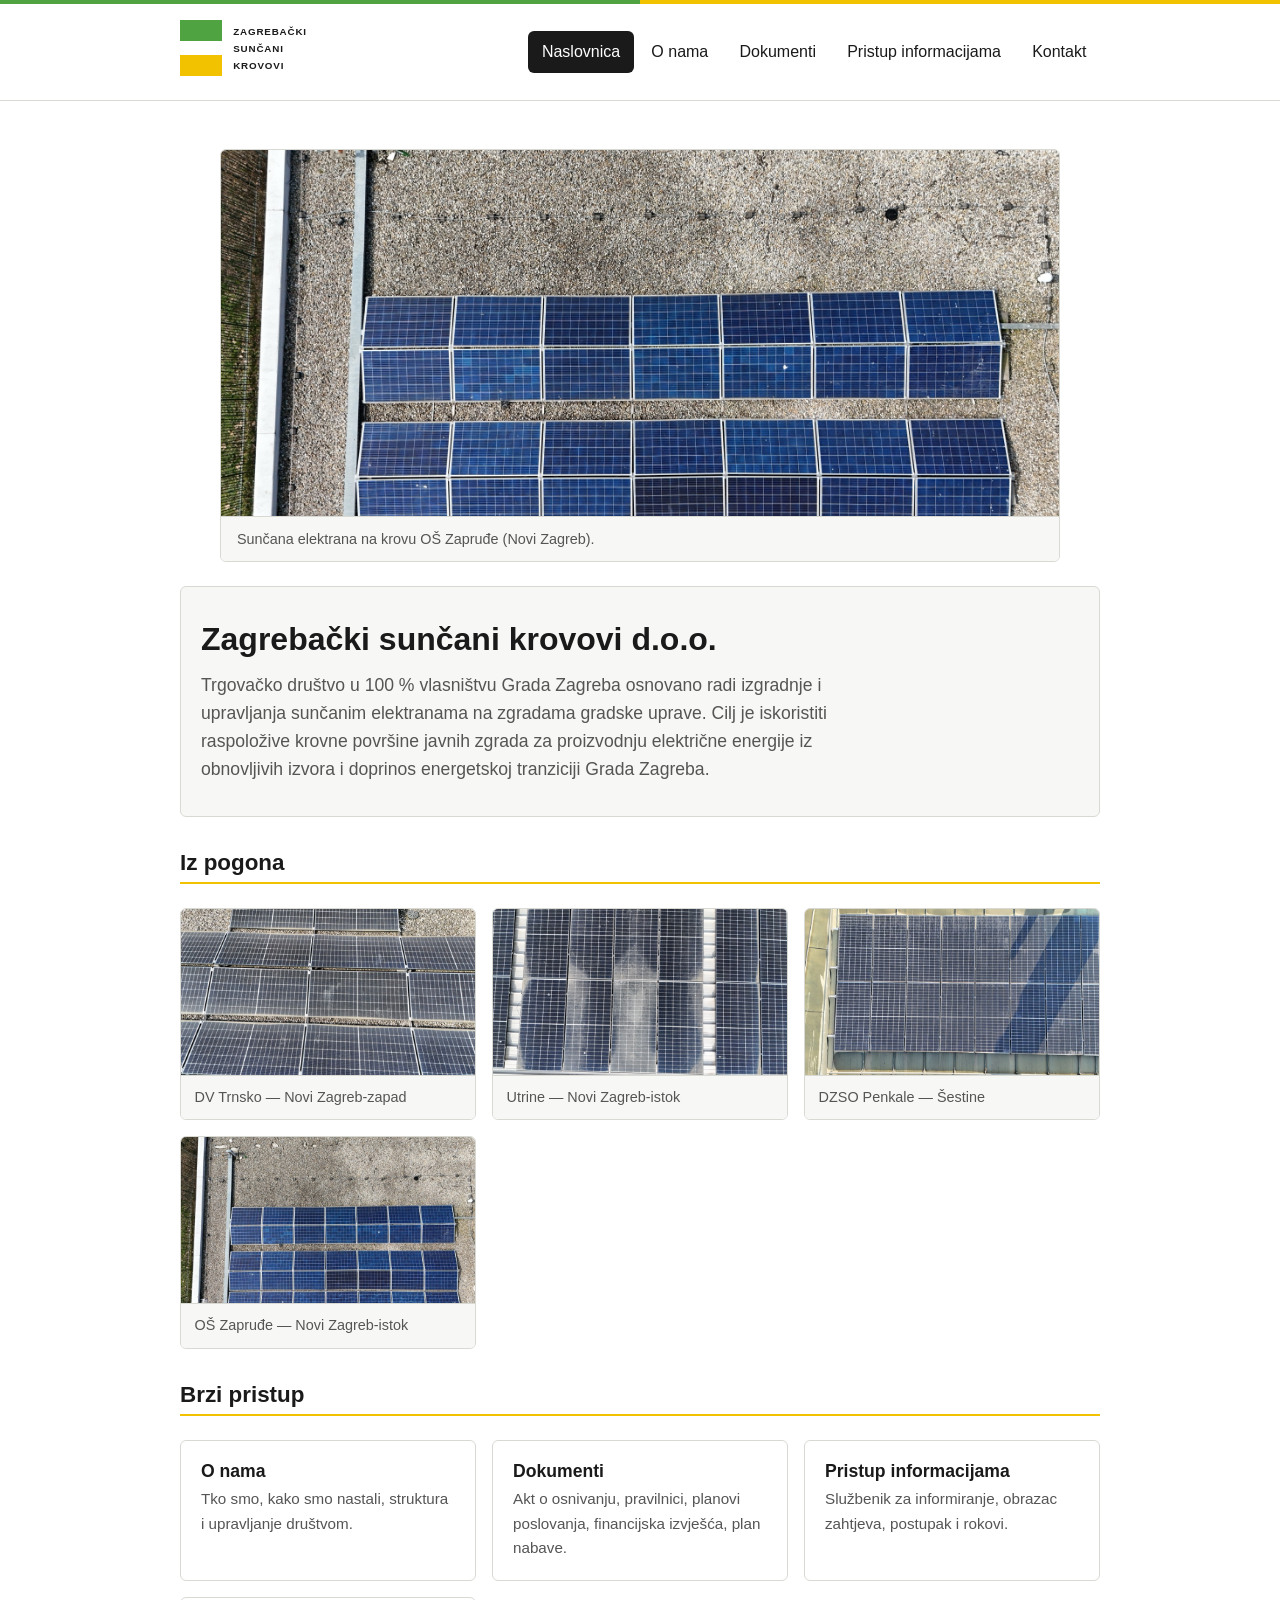
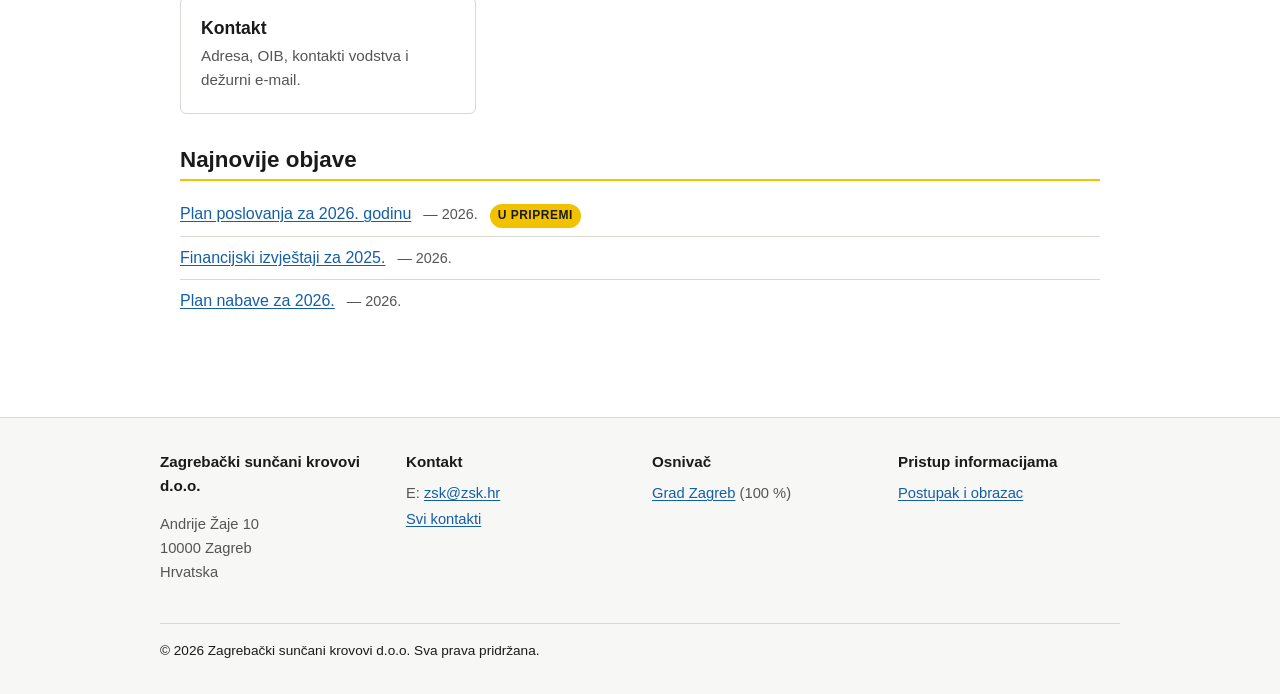
<file: index.html>
<!DOCTYPE html>
<html lang="hr">
<head>
  <meta charset="UTF-8">
  <meta name="viewport" content="width=device-width, initial-scale=1">
  <title>Zagrebački sunčani krovovi d.o.o.</title>
  <meta name="description" content="Zagrebački sunčani krovovi d.o.o. — trgovačko društvo u 100% vlasništvu Grada Zagreba. Izgradnja i upravljanje sunčanim elektranama na zgradama gradske uprave.">
  <meta name="robots" content="noindex, nofollow">
  <link rel="stylesheet" href="assets/css/style.css">
</head>
<body>
  <a href="#main" class="skip">Preskoči na glavni sadržaj</a>
  <div class="accent-stripe" aria-hidden="true"></div>

  <header class="site-header">
    <div class="inner">
      <div class="brand">
        <a href="index.html" aria-label="Naslovnica — Zagrebački sunčani krovovi">
          <img src="assets/img/logo.svg" alt="Zagrebački sunčani krovovi">
        </a>
      </div>
      <nav class="site-nav" aria-label="Glavna navigacija">
        <ul>
          <li><a href="index.html" aria-current="page">Naslovnica</a></li>
          <li><a href="o-nama.html">O nama</a></li>
          <li><a href="dokumenti.html">Dokumenti</a></li>
          <li><a href="pristup-informacijama.html">Pristup informacijama</a></li>
          <li><a href="kontakt.html">Kontakt</a></li>
        </ul>
      </nav>
    </div>
  </header>

  <main id="main">
    <figure class="hero-image">
      <img src="assets/img/photos/zaprudje-1920.jpg" alt="Sunčana elektrana na krovu OŠ Zapruđe — pogled iz zraka" loading="eager">
      <figcaption>Sunčana elektrana na krovu OŠ Zapruđe (Novi Zagreb).</figcaption>
    </figure>

    <section class="hero">
      <h1>Zagrebački sunčani krovovi d.o.o.</h1>
      <p>Trgovačko društvo u 100&nbsp;% vlasništvu Grada Zagreba osnovano radi izgradnje i upravljanja sunčanim elektranama na zgradama gradske uprave. Cilj je iskoristiti raspoložive krovne površine javnih zgrada za proizvodnju električne energije iz obnovljivih izvora i doprinos energetskoj tranziciji Grada Zagreba.</p>
    </section>

    <h2>Iz pogona</h2>
    <div class="gallery">
      <figure>
        <img src="assets/img/photos/trnsko-800.jpg" alt="Sunčana elektrana na krovu DV Trnsko" loading="lazy">
        <figcaption>DV Trnsko — Novi Zagreb-zapad</figcaption>
      </figure>
      <figure>
        <img src="assets/img/photos/utrine-800.jpg" alt="Sunčana elektrana — Utrine" loading="lazy">
        <figcaption>Utrine — Novi Zagreb-istok</figcaption>
      </figure>
      <figure>
        <img src="assets/img/photos/penkale-800.jpg" alt="Sunčana elektrana na krovu DZSO Penkale" loading="lazy">
        <figcaption>DZSO Penkale — Šestine</figcaption>
      </figure>
      <figure>
        <img src="assets/img/photos/zaprudje-800.jpg" alt="Sunčana elektrana na krovu OŠ Zapruđe" loading="lazy">
        <figcaption>OŠ Zapruđe — Novi Zagreb-istok</figcaption>
      </figure>
    </div>

    <h2>Brzi pristup</h2>
    <div class="tiles">
      <a class="tile" href="o-nama.html">
        <h3>O nama</h3>
        <p>Tko smo, kako smo nastali, struktura i upravljanje društvom.</p>
      </a>
      <a class="tile" href="dokumenti.html">
        <h3>Dokumenti</h3>
        <p>Akt o osnivanju, pravilnici, planovi poslovanja, financijska izvješća, plan nabave.</p>
      </a>
      <a class="tile" href="pristup-informacijama.html">
        <h3>Pristup informacijama</h3>
        <p>Službenik za informiranje, obrazac zahtjeva, postupak i rokovi.</p>
      </a>
      <a class="tile" href="kontakt.html">
        <h3>Kontakt</h3>
        <p>Adresa, OIB, kontakti vodstva i dežurni e-mail.</p>
      </a>
    </div>

    <h2>Najnovije objave</h2>
    <ul class="doc-list">
      <li><a href="dokumenti.html#planovi">Plan poslovanja za 2026. godinu</a> <span class="meta">— 2026.</span> <span class="pending">U PRIPREMI</span></li>
      <li><a href="dokumenti.html#financije">Financijski izvještaji za 2025.</a> <span class="meta">— 2026.</span></li>
      <li><a href="dokumenti.html#nabava">Plan nabave za 2026.</a> <span class="meta">— 2026.</span></li>
    </ul>
  </main>

  <footer class="site-footer">
    <div class="inner">
      <div>
        <h4>Zagrebački sunčani krovovi d.o.o.</h4>
        <p>Andrije Žaje 10<br>10000 Zagreb<br>Hrvatska</p>
      </div>
      <div>
        <h4>Kontakt</h4>
        <ul>
          <li>E: <a href="mailto:zsk@zsk.hr">zsk@zsk.hr</a></li>
          <li><a href="kontakt.html">Svi kontakti</a></li>
        </ul>
      </div>
      <div>
        <h4>Osnivač</h4>
        <ul>
          <li><a href="https://www.zagreb.hr" rel="external">Grad Zagreb</a> (100&nbsp;%)</li>
        </ul>
      </div>
      <div>
        <h4>Pristup informacijama</h4>
        <ul>
          <li><a href="pristup-informacijama.html">Postupak i obrazac</a></li>
        </ul>
      </div>
    </div>
    <p class="copy">© 2026 Zagrebački sunčani krovovi d.o.o. Sva prava pridržana.</p>
  </footer>
</body>
</html>
</file>
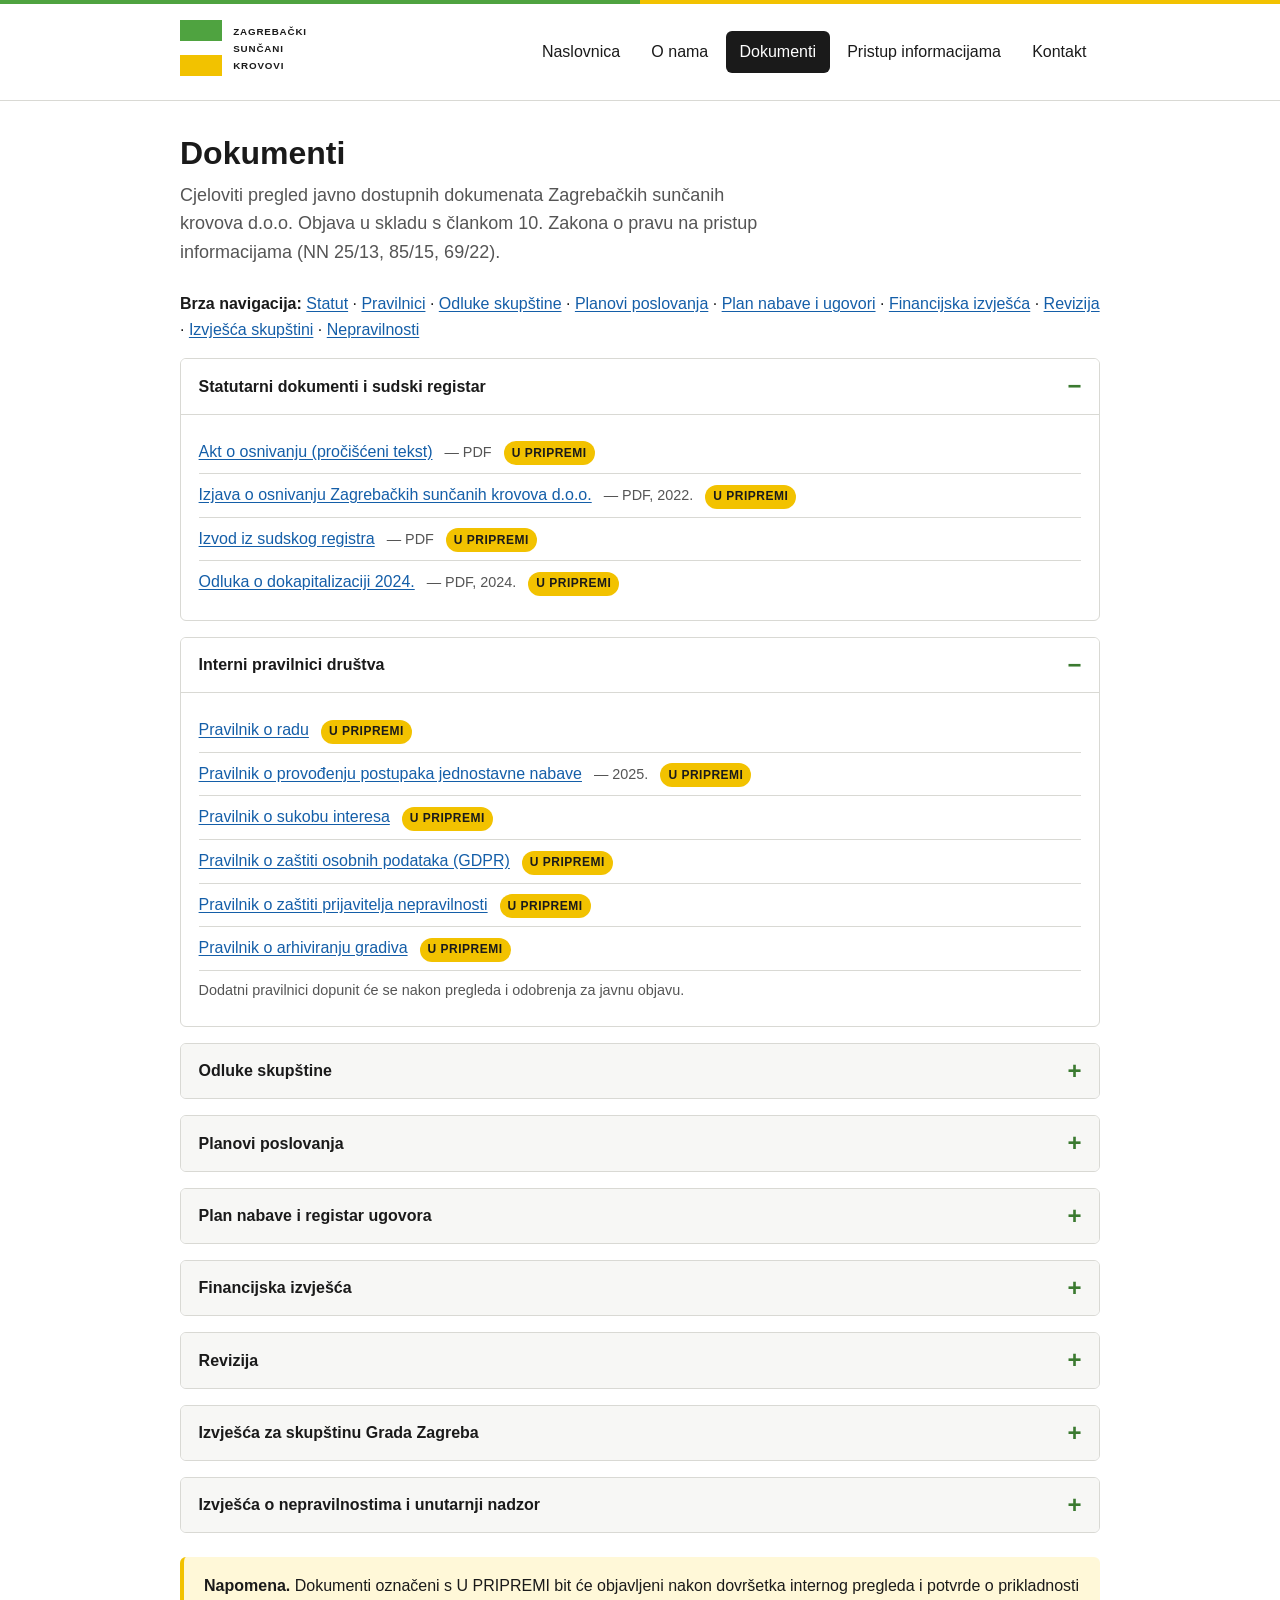
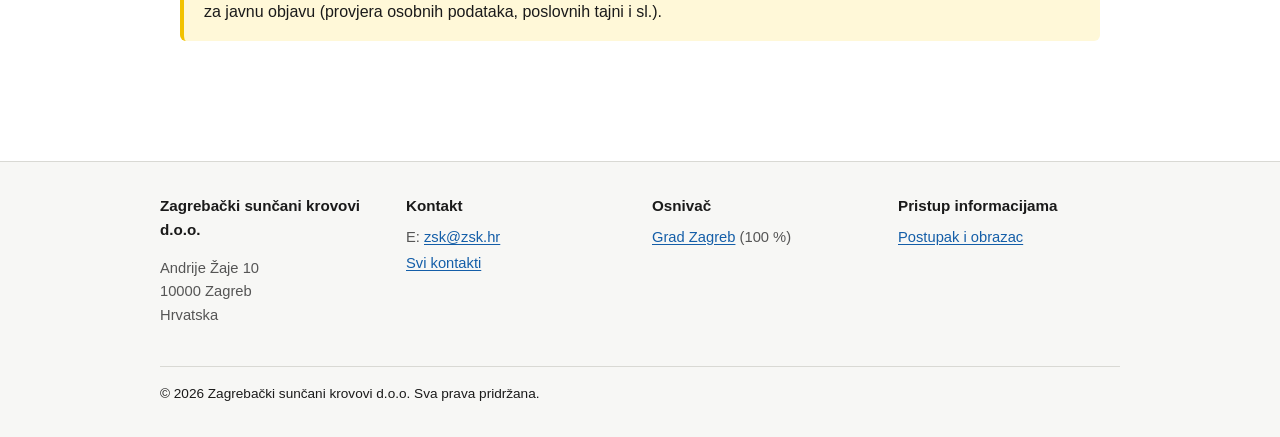
<file: dokumenti.html>
<!DOCTYPE html>
<html lang="hr">
<head>
  <meta charset="UTF-8">
  <meta name="viewport" content="width=device-width, initial-scale=1">
  <title>Dokumenti — Zagrebački sunčani krovovi d.o.o.</title>
  <meta name="description" content="Statutarni i regulatorni dokumenti, planovi poslovanja, financijska izvješća, plan nabave i registar ugovora ZSK d.o.o.">
  <meta name="robots" content="noindex, nofollow">
  <link rel="stylesheet" href="assets/css/style.css">
</head>
<body>
  <a href="#main" class="skip">Preskoči na glavni sadržaj</a>
  <div class="accent-stripe" aria-hidden="true"></div>

  <header class="site-header">
    <div class="inner">
      <div class="brand">
        <a href="index.html" aria-label="Naslovnica — Zagrebački sunčani krovovi">
          <img src="assets/img/logo.svg" alt="Zagrebački sunčani krovovi">
        </a>
      </div>
      <nav class="site-nav" aria-label="Glavna navigacija">
        <ul>
          <li><a href="index.html">Naslovnica</a></li>
          <li><a href="o-nama.html">O nama</a></li>
          <li><a href="dokumenti.html" aria-current="page">Dokumenti</a></li>
          <li><a href="pristup-informacijama.html">Pristup informacijama</a></li>
          <li><a href="kontakt.html">Kontakt</a></li>
        </ul>
      </nav>
    </div>
  </header>

  <main id="main">
    <h1>Dokumenti</h1>
    <p class="lead">Cjeloviti pregled javno dostupnih dokumenata Zagrebačkih sunčanih krovova d.o.o. Objava u skladu s člankom&nbsp;10. Zakona o pravu na pristup informacijama (NN&nbsp;25/13, 85/15, 69/22).</p>

    <p><strong>Brza navigacija:</strong>
      <a href="#osnivanje">Statut</a> ·
      <a href="#pravilnici">Pravilnici</a> ·
      <a href="#odluke">Odluke skupštine</a> ·
      <a href="#planovi">Planovi poslovanja</a> ·
      <a href="#nabava">Plan nabave i ugovori</a> ·
      <a href="#financije">Financijska izvješća</a> ·
      <a href="#revizija">Revizija</a> ·
      <a href="#skupstina">Izvješća skupštini</a> ·
      <a href="#nepravilnosti">Nepravilnosti</a>
    </p>

    <details class="doc-section" id="osnivanje" open>
      <summary>Statutarni dokumenti i sudski registar</summary>
      <div class="body">
        <ul class="doc-list">
          <li><a href="dokumenti/akt-o-osnivanju.pdf">Akt o osnivanju (pročišćeni tekst)</a> <span class="meta">— PDF</span> <span class="pending">U PRIPREMI</span></li>
          <li><a href="dokumenti/izjava-o-osnivanju.pdf">Izjava o osnivanju Zagrebačkih sunčanih krovova d.o.o.</a> <span class="meta">— PDF, 2022.</span> <span class="pending">U PRIPREMI</span></li>
          <li><a href="dokumenti/sudski-registar-izvod.pdf">Izvod iz sudskog registra</a> <span class="meta">— PDF</span> <span class="pending">U PRIPREMI</span></li>
          <li><a href="dokumenti/dokapitalizacija-2024.pdf">Odluka o dokapitalizaciji 2024.</a> <span class="meta">— PDF, 2024.</span> <span class="pending">U PRIPREMI</span></li>
        </ul>
      </div>
    </details>

    <details class="doc-section" id="pravilnici" open>
      <summary>Interni pravilnici društva</summary>
      <div class="body">
        <ul class="doc-list">
          <li><a href="dokumenti/pravilnik-o-radu.pdf">Pravilnik o radu</a> <span class="pending">U PRIPREMI</span></li>
          <li><a href="dokumenti/pravilnik-jednostavna-nabava.pdf">Pravilnik o provođenju postupaka jednostavne nabave</a> <span class="meta">— 2025.</span> <span class="pending">U PRIPREMI</span></li>
          <li><a href="dokumenti/pravilnik-sukob-interesa.pdf">Pravilnik o sukobu interesa</a> <span class="pending">U PRIPREMI</span></li>
          <li><a href="dokumenti/pravilnik-zastita-podataka.pdf">Pravilnik o zaštiti osobnih podataka (GDPR)</a> <span class="pending">U PRIPREMI</span></li>
          <li><a href="dokumenti/pravilnik-zastita-prijavitelja.pdf">Pravilnik o zaštiti prijavitelja nepravilnosti</a> <span class="pending">U PRIPREMI</span></li>
          <li><a href="dokumenti/pravilnik-arhiviranje.pdf">Pravilnik o arhiviranju gradiva</a> <span class="pending">U PRIPREMI</span></li>
          <li><span class="meta">Dodatni pravilnici dopunit će se nakon pregleda i odobrenja za javnu objavu.</span></li>
        </ul>
      </div>
    </details>

    <details class="doc-section" id="odluke">
      <summary>Odluke skupštine</summary>
      <div class="body">
        <p>Sjednice skupštine društva i pripadajuće odluke kronološkim redom.</p>
        <ul class="doc-list">
          <li><a href="dokumenti/odluke/zapisnik-skupstina-XXXX.pdf">Zapisnici sjednica skupštine</a> <span class="meta">— više dokumenata</span> <span class="pending">U PRIPREMI</span></li>
        </ul>
      </div>
    </details>

    <details class="doc-section" id="planovi">
      <summary>Planovi poslovanja</summary>
      <div class="body">
        <ul class="doc-list">
          <li><a href="dokumenti/plan-poslovanja-2026.pdf">Plan poslovanja za 2026. godinu</a> <span class="meta">— PDF</span> <span class="pending">U PRIPREMI</span></li>
          <li><a href="dokumenti/plan-poslovanja-2024.pdf">Plan poslovanja za 2024. godinu (s ispravkom)</a> <span class="meta">— PDF, 2024.</span> <span class="pending">U PRIPREMI</span></li>
          <li><a href="dokumenti/plan-poslovanja-2023.pdf">Plan poslovanja za 2023. godinu</a> <span class="meta">— PDF, 2023.</span> <span class="pending">U PRIPREMI</span></li>
          <li><a href="dokumenti/plan-rashoda-2026.xlsx">Plan rashoda za 2026.</a> <span class="meta">— XLSX</span> <span class="pending">U PRIPREMI</span></li>
        </ul>
      </div>
    </details>

    <details class="doc-section" id="nabava">
      <summary>Plan nabave i registar ugovora</summary>
      <div class="body">
        <p>Sukladno Zakonu o javnoj nabavi (NN&nbsp;120/16, 114/22), plan nabave i registar ugovora objavljuju se i u Elektroničkom oglasniku javne nabave.</p>
        <ul class="doc-list">
          <li><a href="dokumenti/plan-nabave-2026.pdf">Plan nabave za 2026. godinu</a> <span class="pending">U PRIPREMI</span></li>
          <li><a href="dokumenti/registar-ugovora-2025.pdf">Registar ugovora i okvirnih sporazuma za 2025.</a> <span class="pending">U PRIPREMI</span></li>
          <li><a href="https://eojn.nn.hr" rel="external">Elektronički oglasnik javne nabave (EOJN)</a> <span class="meta">— vanjska poveznica</span></li>
        </ul>
      </div>
    </details>

    <details class="doc-section" id="financije">
      <summary>Financijska izvješća</summary>
      <div class="body">
        <p>Godišnja financijska izvješća objavljuju se nakon usvajanja od strane skupštine društva i predaje FINA-i. Mjesečna izvješća dostupna su radi cjelovitog uvida u poslovanje.</p>
        <ul class="doc-list">
          <li><a href="dokumenti/fi-godisnje-2025.pdf">Godišnje financijsko izvješće za 2025.</a> <span class="pending">U PRIPREMI</span></li>
          <li><a href="dokumenti/fi-godisnje-2024.pdf">Godišnje financijsko izvješće za 2024.</a> <span class="pending">U PRIPREMI</span></li>
          <li><a href="dokumenti/fi-godisnje-2023.pdf">Godišnje financijsko izvješće za 2023.</a> <span class="pending">U PRIPREMI</span></li>
          <li><a href="dokumenti/fi-mjesecna-2025.pdf">Mjesečna financijska izvješća — 2025.</a> <span class="meta">— više dokumenata</span> <span class="pending">U PRIPREMI</span></li>
        </ul>
      </div>
    </details>

    <details class="doc-section" id="revizija">
      <summary>Revizija</summary>
      <div class="body">
        <ul class="doc-list">
          <li><a href="dokumenti/revizija-2025.pdf">Revizorsko izvješće za 2025.</a> <span class="pending">U PRIPREMI</span></li>
          <li><a href="dokumenti/revizija-2024.pdf">Revizorsko izvješće za 2024.</a> <span class="pending">U PRIPREMI</span></li>
        </ul>
      </div>
    </details>

    <details class="doc-section" id="skupstina">
      <summary>Izvješća za skupštinu Grada Zagreba</summary>
      <div class="body">
        <p>Godišnja i tematska izvješća o radu društva podnose se Gradskoj skupštini Grada Zagreba kao tijelu osnivača.</p>
        <ul class="doc-list">
          <li><a href="dokumenti/izvjesce-skupstina-gz-2025.pdf">Godišnji izvještaj za 2025. godinu</a> <span class="pending">U PRIPREMI</span></li>
        </ul>
      </div>
    </details>

    <details class="doc-section" id="nepravilnosti">
      <summary>Izvješća o nepravilnostima i unutarnji nadzor</summary>
      <div class="body">
        <p>U skladu sa Zakonom o zaštiti prijavitelja nepravilnosti (NN&nbsp;46/22) i Zakonom o sustavu unutarnjih kontrola u javnom sektoru.</p>
        <ul class="doc-list">
          <li><a href="dokumenti/izvjesce-nepravilnosti-2025.pdf">Godišnje izvješće o zaprimljenim prijavama nepravilnosti za 2025.</a> <span class="pending">U PRIPREMI</span></li>
          <li><a href="pristup-informacijama.html#prijava-nepravilnosti">Postupak prijave nepravilnosti</a></li>
        </ul>
      </div>
    </details>

    <div class="notice">
      <strong>Napomena.</strong> Dokumenti označeni s <span class="pending">U PRIPREMI</span> bit će objavljeni nakon dovršetka internog pregleda i potvrde o prikladnosti za javnu objavu (provjera osobnih podataka, poslovnih tajni i sl.).
    </div>
  </main>

  <footer class="site-footer">
    <div class="inner">
      <div>
        <h4>Zagrebački sunčani krovovi d.o.o.</h4>
        <p>Andrije Žaje 10<br>10000 Zagreb<br>Hrvatska</p>
      </div>
      <div>
        <h4>Kontakt</h4>
        <ul>
          <li>E: <a href="mailto:zsk@zsk.hr">zsk@zsk.hr</a></li>
          <li><a href="kontakt.html">Svi kontakti</a></li>
        </ul>
      </div>
      <div>
        <h4>Osnivač</h4>
        <ul>
          <li><a href="https://www.zagreb.hr" rel="external">Grad Zagreb</a> (100&nbsp;%)</li>
        </ul>
      </div>
      <div>
        <h4>Pristup informacijama</h4>
        <ul>
          <li><a href="pristup-informacijama.html">Postupak i obrazac</a></li>
        </ul>
      </div>
    </div>
    <p class="copy">© 2026 Zagrebački sunčani krovovi d.o.o. Sva prava pridržana.</p>
  </footer>
</body>
</html>
</file>
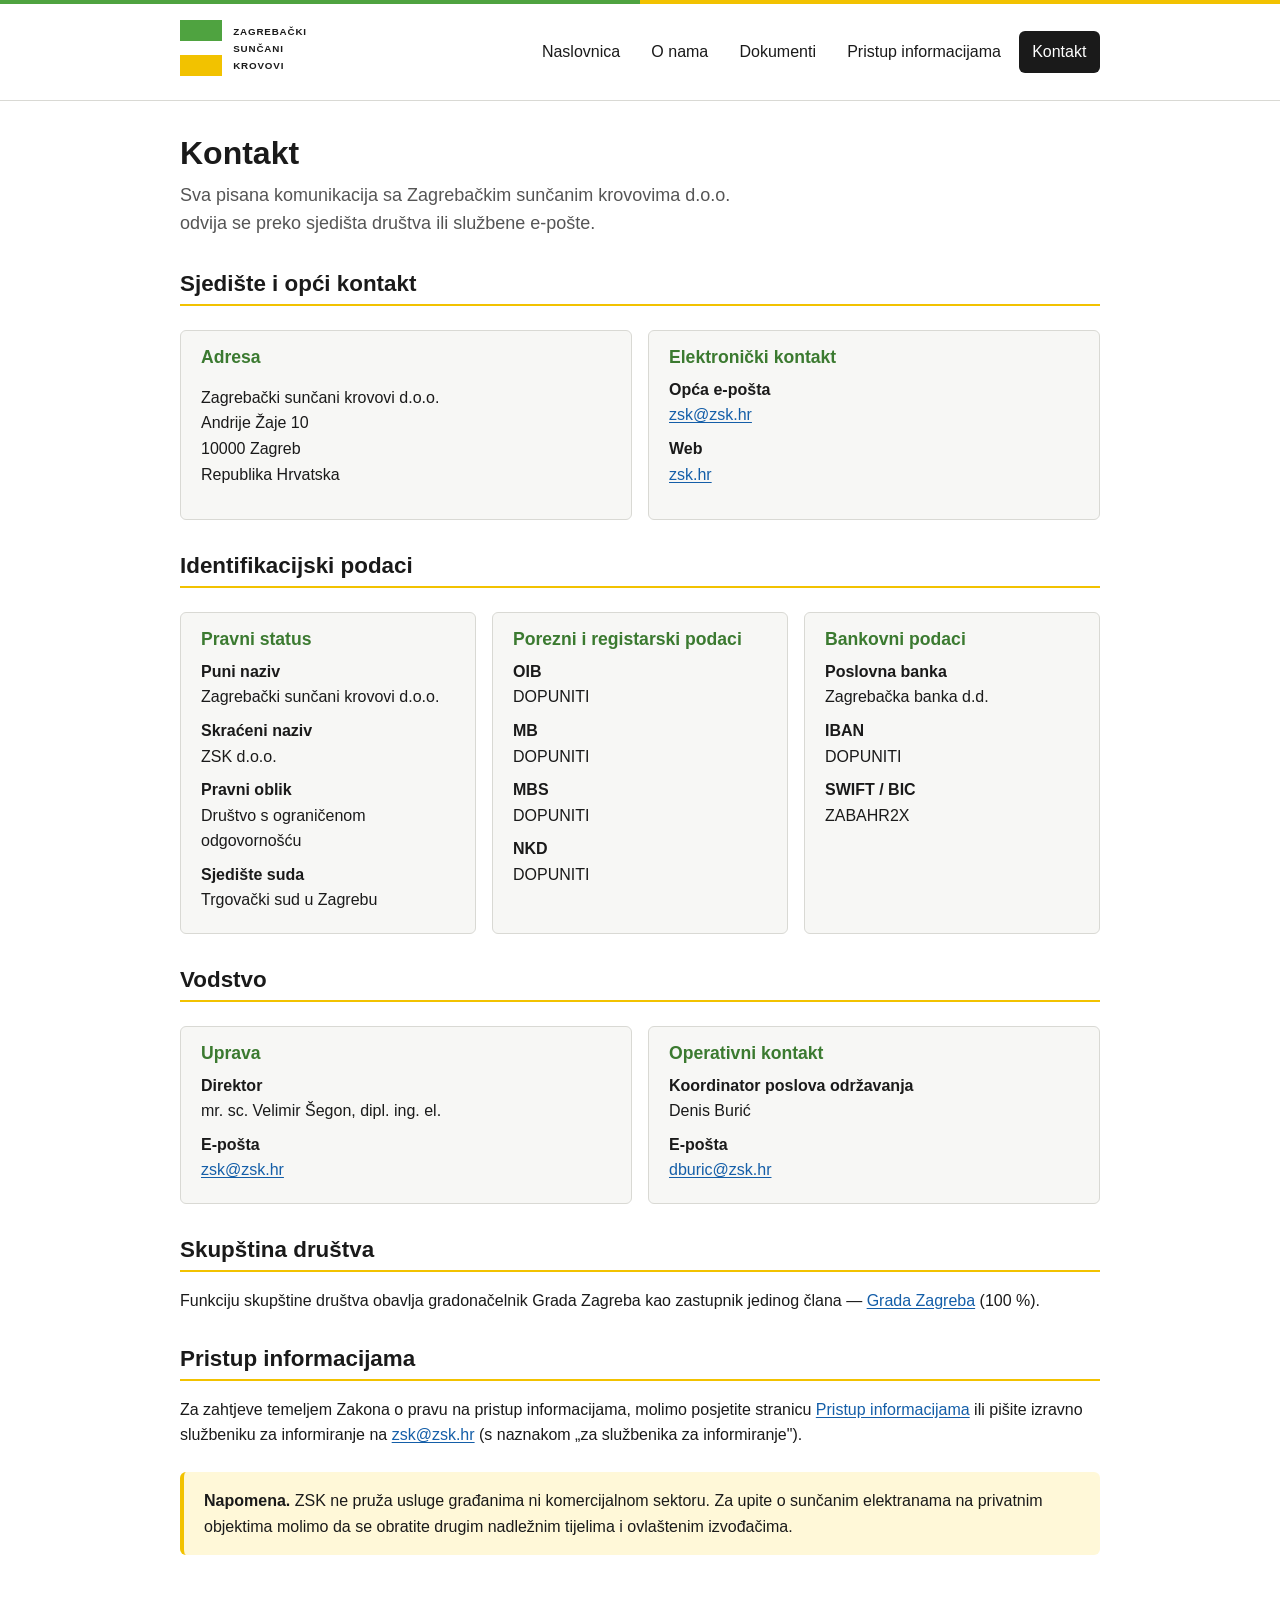
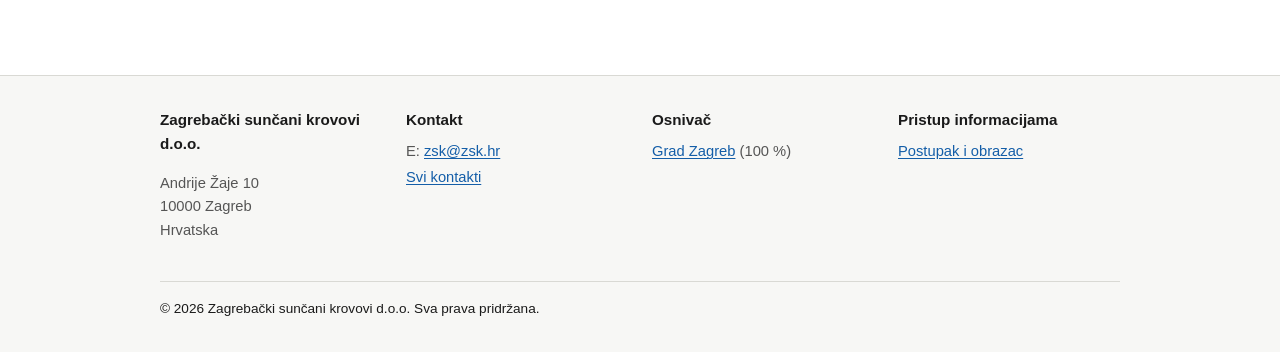
<file: kontakt.html>
<!DOCTYPE html>
<html lang="hr">
<head>
  <meta charset="UTF-8">
  <meta name="viewport" content="width=device-width, initial-scale=1">
  <title>Kontakt — Zagrebački sunčani krovovi d.o.o.</title>
  <meta name="description" content="Kontakt podaci, sjedište, OIB, IBAN i vodstvo Zagrebačkih sunčanih krovova d.o.o.">
  <meta name="robots" content="noindex, nofollow">
  <link rel="stylesheet" href="assets/css/style.css">
</head>
<body>
  <a href="#main" class="skip">Preskoči na glavni sadržaj</a>
  <div class="accent-stripe" aria-hidden="true"></div>

  <header class="site-header">
    <div class="inner">
      <div class="brand">
        <a href="index.html" aria-label="Naslovnica — Zagrebački sunčani krovovi">
          <img src="assets/img/logo.svg" alt="Zagrebački sunčani krovovi">
        </a>
      </div>
      <nav class="site-nav" aria-label="Glavna navigacija">
        <ul>
          <li><a href="index.html">Naslovnica</a></li>
          <li><a href="o-nama.html">O nama</a></li>
          <li><a href="dokumenti.html">Dokumenti</a></li>
          <li><a href="pristup-informacijama.html">Pristup informacijama</a></li>
          <li><a href="kontakt.html" aria-current="page">Kontakt</a></li>
        </ul>
      </nav>
    </div>
  </header>

  <main id="main">
    <h1>Kontakt</h1>
    <p class="lead">Sva pisana komunikacija sa Zagrebačkim sunčanim krovovima d.o.o. odvija se preko sjedišta društva ili službene e-pošte.</p>

    <h2>Sjedište i opći kontakt</h2>
    <div class="info-grid">
      <div class="info-block">
        <h3>Adresa</h3>
        <p>Zagrebački sunčani krovovi d.o.o.<br>
        Andrije Žaje 10<br>
        10000 Zagreb<br>
        Republika Hrvatska</p>
      </div>
      <div class="info-block">
        <h3>Elektronički kontakt</h3>
        <dl>
          <dt>Opća e-pošta</dt>
          <dd><a href="mailto:zsk@zsk.hr">zsk@zsk.hr</a></dd>
          <dt>Web</dt>
          <dd><a href="https://zsk.hr">zsk.hr</a></dd>
        </dl>
      </div>
    </div>

    <h2>Identifikacijski podaci</h2>
    <div class="info-grid">
      <div class="info-block">
        <h3>Pravni status</h3>
        <dl>
          <dt>Puni naziv</dt>
          <dd>Zagrebački sunčani krovovi d.o.o.</dd>
          <dt>Skraćeni naziv</dt>
          <dd>ZSK d.o.o.</dd>
          <dt>Pravni oblik</dt>
          <dd>Društvo s ograničenom odgovornošću</dd>
          <dt>Sjedište suda</dt>
          <dd>Trgovački sud u Zagrebu</dd>
        </dl>
      </div>
      <div class="info-block">
        <h3>Porezni i registarski podaci</h3>
        <dl>
          <dt>OIB</dt>
          <dd><span class="pending">DOPUNITI</span></dd>
          <dt>MB</dt>
          <dd><span class="pending">DOPUNITI</span></dd>
          <dt>MBS</dt>
          <dd><span class="pending">DOPUNITI</span></dd>
          <dt>NKD</dt>
          <dd><span class="pending">DOPUNITI</span></dd>
        </dl>
      </div>
      <div class="info-block">
        <h3>Bankovni podaci</h3>
        <dl>
          <dt>Poslovna banka</dt>
          <dd>Zagrebačka banka d.d.</dd>
          <dt>IBAN</dt>
          <dd><span class="pending">DOPUNITI</span></dd>
          <dt>SWIFT / BIC</dt>
          <dd>ZABAHR2X</dd>
        </dl>
      </div>
    </div>

    <h2>Vodstvo</h2>
    <div class="info-grid">
      <div class="info-block">
        <h3>Uprava</h3>
        <dl>
          <dt>Direktor</dt>
          <dd>mr.&nbsp;sc.&nbsp;Velimir Šegon, dipl.&nbsp;ing.&nbsp;el.</dd>
          <dt>E-pošta</dt>
          <dd><a href="mailto:zsk@zsk.hr">zsk@zsk.hr</a></dd>
        </dl>
      </div>
      <div class="info-block">
        <h3>Operativni kontakt</h3>
        <dl>
          <dt>Koordinator poslova održavanja</dt>
          <dd>Denis Burić</dd>
          <dt>E-pošta</dt>
          <dd><a href="mailto:dburic@zsk.hr">dburic@zsk.hr</a></dd>
        </dl>
      </div>
    </div>

    <h2>Skupština društva</h2>
    <p>Funkciju skupštine društva obavlja gradonačelnik Grada Zagreba kao zastupnik jedinog člana — <a href="https://www.zagreb.hr" rel="external">Grada Zagreba</a> (100&nbsp;%).</p>

    <h2>Pristup informacijama</h2>
    <p>Za zahtjeve temeljem Zakona o pravu na pristup informacijama, molimo posjetite stranicu <a href="pristup-informacijama.html">Pristup informacijama</a> ili pišite izravno službeniku za informiranje na <a href="mailto:zsk@zsk.hr">zsk@zsk.hr</a> (s naznakom „za službenika za informiranje").</p>

    <div class="notice">
      <strong>Napomena.</strong> ZSK ne pruža usluge građanima ni komercijalnom sektoru. Za upite o sunčanim elektranama na privatnim objektima molimo da se obratite drugim nadležnim tijelima i ovlaštenim izvođačima.
    </div>
  </main>

  <footer class="site-footer">
    <div class="inner">
      <div>
        <h4>Zagrebački sunčani krovovi d.o.o.</h4>
        <p>Andrije Žaje 10<br>10000 Zagreb<br>Hrvatska</p>
      </div>
      <div>
        <h4>Kontakt</h4>
        <ul>
          <li>E: <a href="mailto:zsk@zsk.hr">zsk@zsk.hr</a></li>
          <li><a href="kontakt.html">Svi kontakti</a></li>
        </ul>
      </div>
      <div>
        <h4>Osnivač</h4>
        <ul>
          <li><a href="https://www.zagreb.hr" rel="external">Grad Zagreb</a> (100&nbsp;%)</li>
        </ul>
      </div>
      <div>
        <h4>Pristup informacijama</h4>
        <ul>
          <li><a href="pristup-informacijama.html">Postupak i obrazac</a></li>
        </ul>
      </div>
    </div>
    <p class="copy">© 2026 Zagrebački sunčani krovovi d.o.o. Sva prava pridržana.</p>
  </footer>
</body>
</html>
</file>
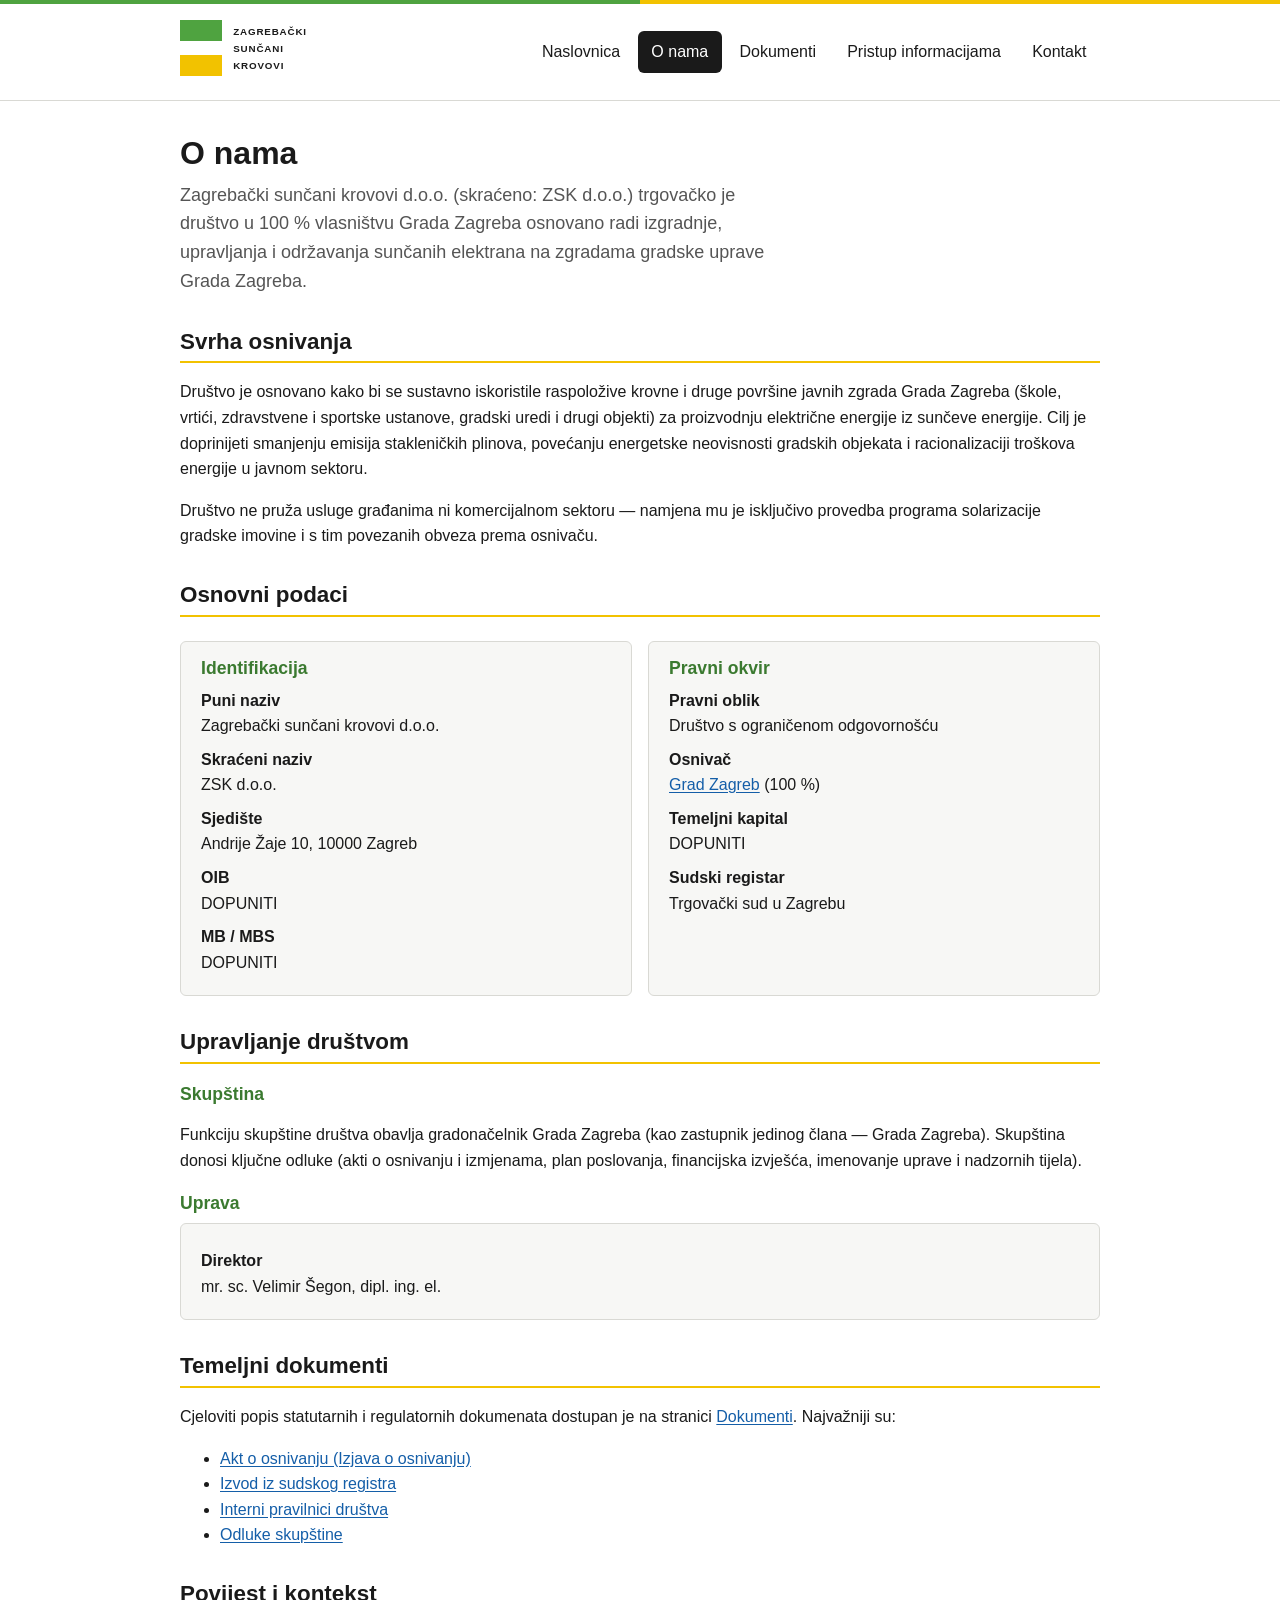
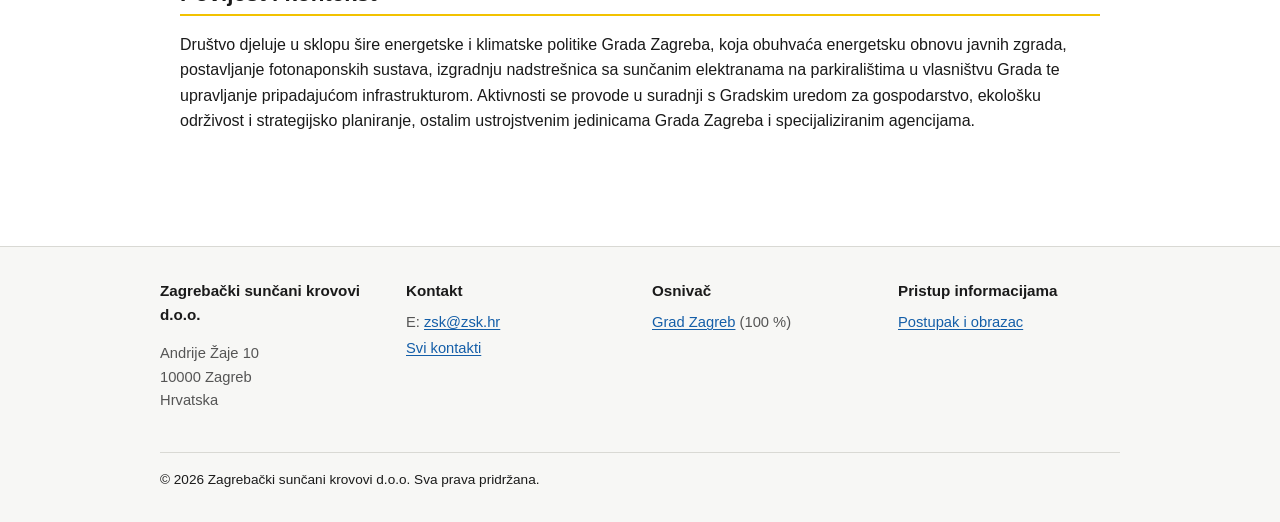
<file: o-nama.html>
<!DOCTYPE html>
<html lang="hr">
<head>
  <meta charset="UTF-8">
  <meta name="viewport" content="width=device-width, initial-scale=1">
  <title>O nama — Zagrebački sunčani krovovi d.o.o.</title>
  <meta name="description" content="O Zagrebačkim sunčanim krovovima d.o.o. — osnivanje, svrha, struktura i upravljanje.">
  <meta name="robots" content="noindex, nofollow">
  <link rel="stylesheet" href="assets/css/style.css">
</head>
<body>
  <a href="#main" class="skip">Preskoči na glavni sadržaj</a>
  <div class="accent-stripe" aria-hidden="true"></div>

  <header class="site-header">
    <div class="inner">
      <div class="brand">
        <a href="index.html" aria-label="Naslovnica — Zagrebački sunčani krovovi">
          <img src="assets/img/logo.svg" alt="Zagrebački sunčani krovovi">
        </a>
      </div>
      <nav class="site-nav" aria-label="Glavna navigacija">
        <ul>
          <li><a href="index.html">Naslovnica</a></li>
          <li><a href="o-nama.html" aria-current="page">O nama</a></li>
          <li><a href="dokumenti.html">Dokumenti</a></li>
          <li><a href="pristup-informacijama.html">Pristup informacijama</a></li>
          <li><a href="kontakt.html">Kontakt</a></li>
        </ul>
      </nav>
    </div>
  </header>

  <main id="main">
    <h1>O nama</h1>
    <p class="lead">Zagrebački sunčani krovovi d.o.o. (skraćeno: ZSK d.o.o.) trgovačko je društvo u 100&nbsp;% vlasništvu Grada Zagreba osnovano radi izgradnje, upravljanja i održavanja sunčanih elektrana na zgradama gradske uprave Grada Zagreba.</p>

    <h2>Svrha osnivanja</h2>
    <p>Društvo je osnovano kako bi se sustavno iskoristile raspoložive krovne i druge površine javnih zgrada Grada Zagreba (škole, vrtići, zdravstvene i sportske ustanove, gradski uredi i drugi objekti) za proizvodnju električne energije iz sunčeve energije. Cilj je doprinijeti smanjenju emisija stakleničkih plinova, povećanju energetske neovisnosti gradskih objekata i racionalizaciji troškova energije u javnom sektoru.</p>
    <p>Društvo ne pruža usluge građanima ni komercijalnom sektoru — namjena mu je isključivo provedba programa solarizacije gradske imovine i s tim povezanih obveza prema osnivaču.</p>

    <h2>Osnovni podaci</h2>
    <div class="info-grid">
      <div class="info-block">
        <h3>Identifikacija</h3>
        <dl>
          <dt>Puni naziv</dt>
          <dd>Zagrebački sunčani krovovi d.o.o.</dd>
          <dt>Skraćeni naziv</dt>
          <dd>ZSK d.o.o.</dd>
          <dt>Sjedište</dt>
          <dd>Andrije Žaje 10, 10000 Zagreb</dd>
          <dt>OIB</dt>
          <dd><span class="pending">DOPUNITI</span></dd>
          <dt>MB / MBS</dt>
          <dd><span class="pending">DOPUNITI</span></dd>
        </dl>
      </div>
      <div class="info-block">
        <h3>Pravni okvir</h3>
        <dl>
          <dt>Pravni oblik</dt>
          <dd>Društvo s ograničenom odgovornošću</dd>
          <dt>Osnivač</dt>
          <dd><a href="https://www.zagreb.hr" rel="external">Grad Zagreb</a> (100&nbsp;%)</dd>
          <dt>Temeljni kapital</dt>
          <dd><span class="pending">DOPUNITI</span></dd>
          <dt>Sudski registar</dt>
          <dd>Trgovački sud u Zagrebu</dd>
        </dl>
      </div>
    </div>

    <h2>Upravljanje društvom</h2>
    <h3>Skupština</h3>
    <p>Funkciju skupštine društva obavlja gradonačelnik Grada Zagreba (kao zastupnik jedinog člana — Grada Zagreba). Skupština donosi ključne odluke (akti o osnivanju i izmjenama, plan poslovanja, financijska izvješća, imenovanje uprave i nadzornih tijela).</p>

    <h3>Uprava</h3>
    <div class="info-block">
      <dl>
        <dt>Direktor</dt>
        <dd>mr.&nbsp;sc.&nbsp;Velimir Šegon, dipl.&nbsp;ing.&nbsp;el.</dd>
      </dl>
    </div>

    <h2>Temeljni dokumenti</h2>
    <p>Cjeloviti popis statutarnih i regulatornih dokumenata dostupan je na stranici <a href="dokumenti.html">Dokumenti</a>. Najvažniji su:</p>
    <ul>
      <li><a href="dokumenti.html#osnivanje">Akt o osnivanju (Izjava o osnivanju)</a></li>
      <li><a href="dokumenti.html#osnivanje">Izvod iz sudskog registra</a></li>
      <li><a href="dokumenti.html#pravilnici">Interni pravilnici društva</a></li>
      <li><a href="dokumenti.html#odluke">Odluke skupštine</a></li>
    </ul>

    <h2>Povijest i kontekst</h2>
    <p>Društvo djeluje u sklopu šire energetske i klimatske politike Grada Zagreba, koja obuhvaća energetsku obnovu javnih zgrada, postavljanje fotonaponskih sustava, izgradnju nadstrešnica sa sunčanim elektranama na parkiralištima u vlasništvu Grada te upravljanje pripadajućom infrastrukturom. Aktivnosti se provode u suradnji s Gradskim uredom za gospodarstvo, ekološku održivost i strategijsko planiranje, ostalim ustrojstvenim jedinicama Grada Zagreba i specijaliziranim agencijama.</p>
  </main>

  <footer class="site-footer">
    <div class="inner">
      <div>
        <h4>Zagrebački sunčani krovovi d.o.o.</h4>
        <p>Andrije Žaje 10<br>10000 Zagreb<br>Hrvatska</p>
      </div>
      <div>
        <h4>Kontakt</h4>
        <ul>
          <li>E: <a href="mailto:zsk@zsk.hr">zsk@zsk.hr</a></li>
          <li><a href="kontakt.html">Svi kontakti</a></li>
        </ul>
      </div>
      <div>
        <h4>Osnivač</h4>
        <ul>
          <li><a href="https://www.zagreb.hr" rel="external">Grad Zagreb</a> (100&nbsp;%)</li>
        </ul>
      </div>
      <div>
        <h4>Pristup informacijama</h4>
        <ul>
          <li><a href="pristup-informacijama.html">Postupak i obrazac</a></li>
        </ul>
      </div>
    </div>
    <p class="copy">© 2026 Zagrebački sunčani krovovi d.o.o. Sva prava pridržana.</p>
  </footer>
</body>
</html>
</file>
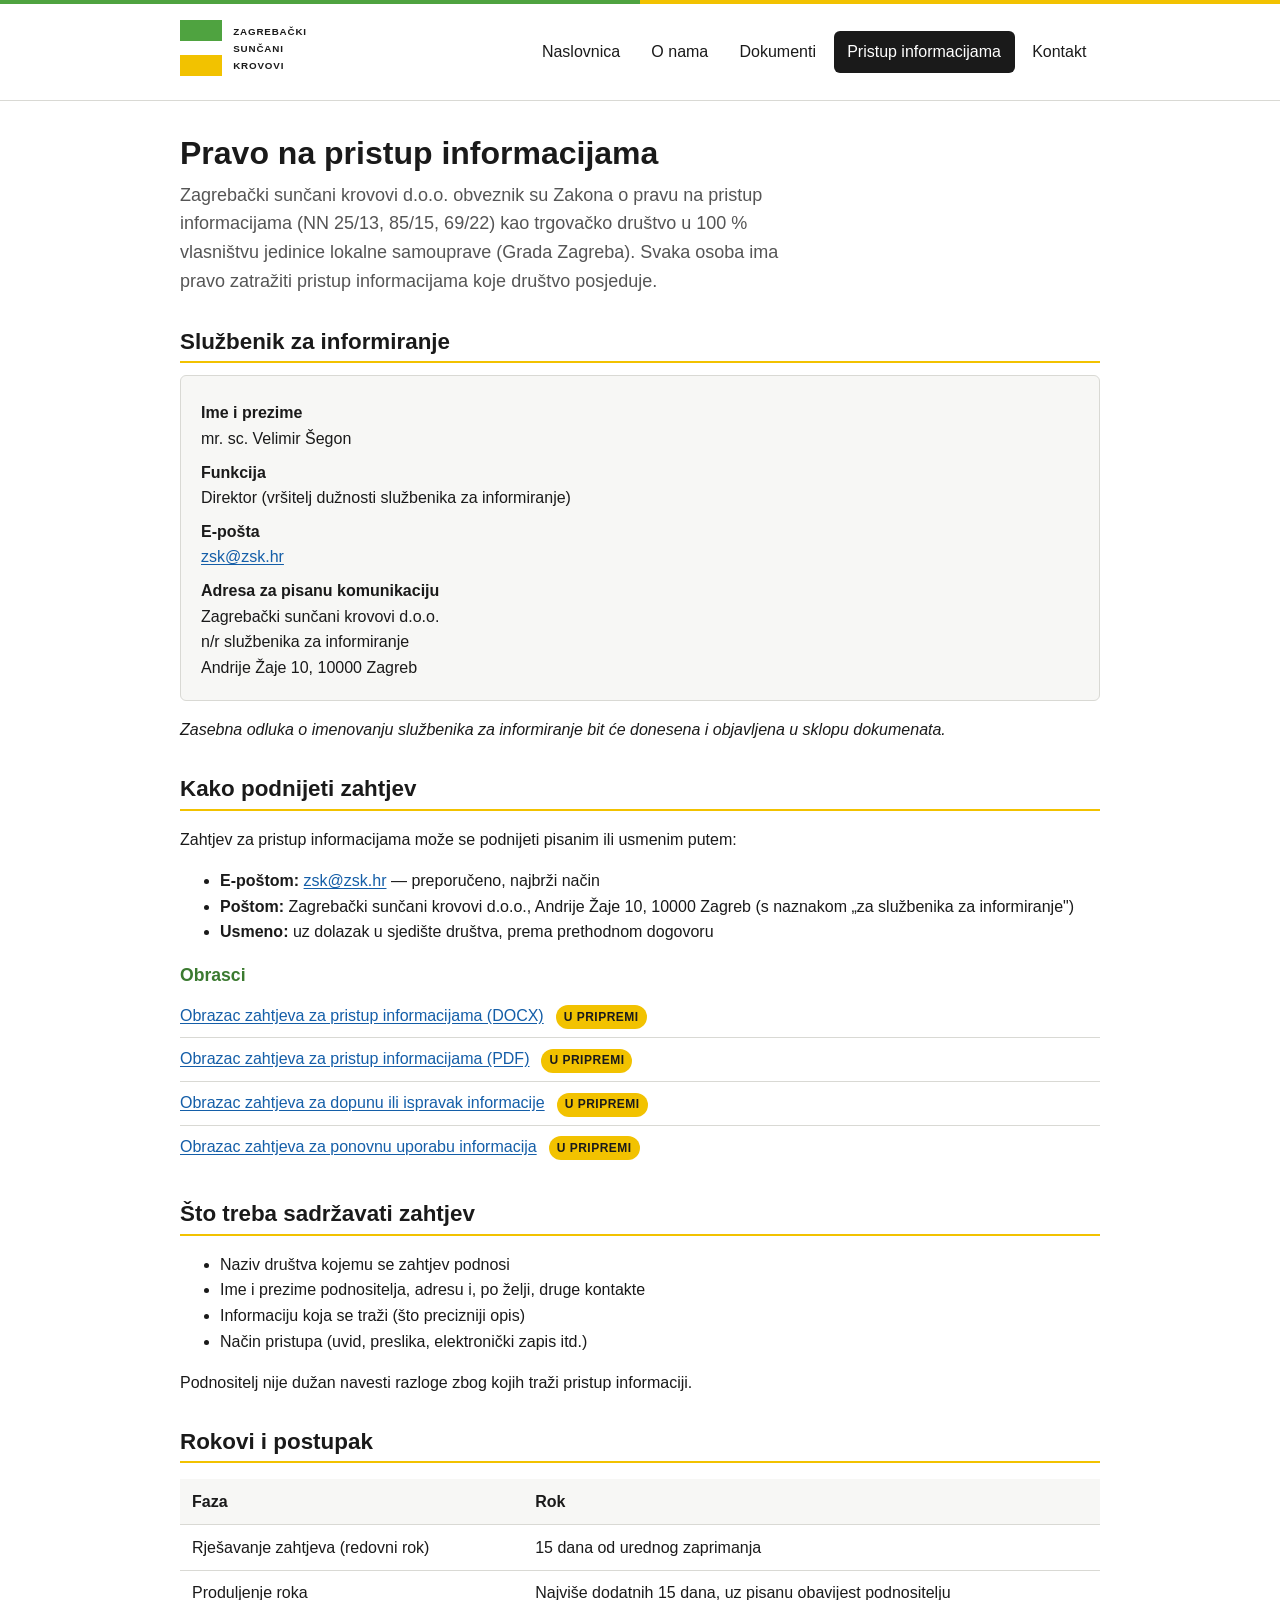
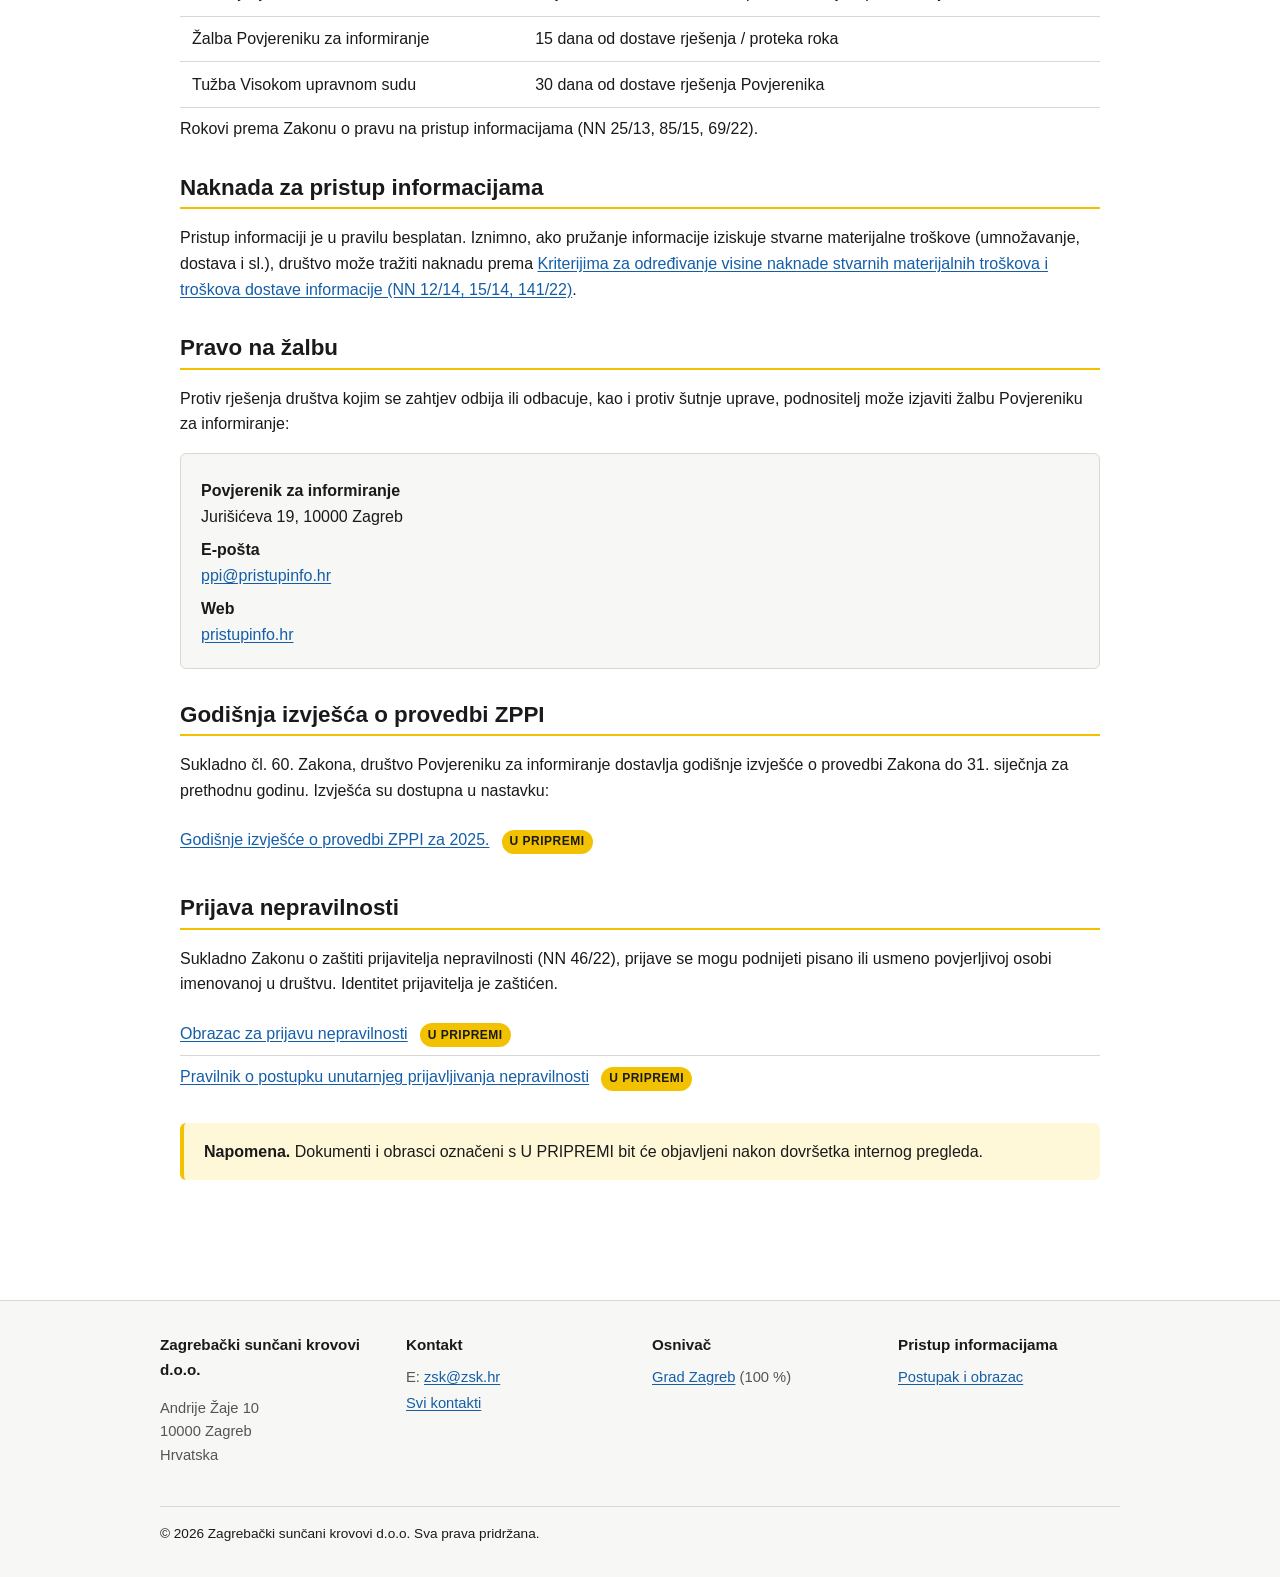
<file: pristup-informacijama.html>
<!DOCTYPE html>
<html lang="hr">
<head>
  <meta charset="UTF-8">
  <meta name="viewport" content="width=device-width, initial-scale=1">
  <title>Pristup informacijama — Zagrebački sunčani krovovi d.o.o.</title>
  <meta name="description" content="Pravo na pristup informacijama u Zagrebačkim sunčanim krovovima d.o.o.: službenik za informiranje, obrazac zahtjeva, postupak i rokovi.">
  <meta name="robots" content="noindex, nofollow">
  <link rel="stylesheet" href="assets/css/style.css">
</head>
<body>
  <a href="#main" class="skip">Preskoči na glavni sadržaj</a>
  <div class="accent-stripe" aria-hidden="true"></div>

  <header class="site-header">
    <div class="inner">
      <div class="brand">
        <a href="index.html" aria-label="Naslovnica — Zagrebački sunčani krovovi">
          <img src="assets/img/logo.svg" alt="Zagrebački sunčani krovovi">
        </a>
      </div>
      <nav class="site-nav" aria-label="Glavna navigacija">
        <ul>
          <li><a href="index.html">Naslovnica</a></li>
          <li><a href="o-nama.html">O nama</a></li>
          <li><a href="dokumenti.html">Dokumenti</a></li>
          <li><a href="pristup-informacijama.html" aria-current="page">Pristup informacijama</a></li>
          <li><a href="kontakt.html">Kontakt</a></li>
        </ul>
      </nav>
    </div>
  </header>

  <main id="main">
    <h1>Pravo na pristup informacijama</h1>
    <p class="lead">Zagrebački sunčani krovovi d.o.o. obveznik su Zakona o pravu na pristup informacijama (NN&nbsp;25/13, 85/15, 69/22) kao trgovačko društvo u 100&nbsp;% vlasništvu jedinice lokalne samouprave (Grada Zagreba). Svaka osoba ima pravo zatražiti pristup informacijama koje društvo posjeduje.</p>

    <h2>Službenik za informiranje</h2>
    <div class="info-block">
      <dl>
        <dt>Ime i prezime</dt>
        <dd>mr.&nbsp;sc.&nbsp;Velimir Šegon</dd>
        <dt>Funkcija</dt>
        <dd>Direktor (vršitelj dužnosti službenika za informiranje)</dd>
        <dt>E-pošta</dt>
        <dd><a href="mailto:zsk@zsk.hr">zsk@zsk.hr</a></dd>
        <dt>Adresa za pisanu komunikaciju</dt>
        <dd>Zagrebački sunčani krovovi d.o.o.<br>n/r službenika za informiranje<br>Andrije Žaje 10, 10000 Zagreb</dd>
      </dl>
    </div>
    <p class="meta"><em>Zasebna odluka o imenovanju službenika za informiranje bit će donesena i objavljena u sklopu dokumenata.</em></p>

    <h2>Kako podnijeti zahtjev</h2>
    <p>Zahtjev za pristup informacijama može se podnijeti pisanim ili usmenim putem:</p>
    <ul>
      <li><strong>E-poštom:</strong> <a href="mailto:zsk@zsk.hr">zsk@zsk.hr</a> — preporučeno, najbrži način</li>
      <li><strong>Poštom:</strong> Zagrebački sunčani krovovi d.o.o., Andrije Žaje 10, 10000 Zagreb (s naznakom „za službenika za informiranje")</li>
      <li><strong>Usmeno:</strong> uz dolazak u sjedište društva, prema prethodnom dogovoru</li>
    </ul>

    <h3>Obrasci</h3>
    <ul class="doc-list">
      <li><a href="dokumenti/obrazac-zahtjev-pristup-informacijama.docx">Obrazac zahtjeva za pristup informacijama (DOCX)</a> <span class="pending">U PRIPREMI</span></li>
      <li><a href="dokumenti/obrazac-zahtjev-pristup-informacijama.pdf">Obrazac zahtjeva za pristup informacijama (PDF)</a> <span class="pending">U PRIPREMI</span></li>
      <li><a href="dokumenti/obrazac-zahtjev-dopuna-informacije.pdf">Obrazac zahtjeva za dopunu ili ispravak informacije</a> <span class="pending">U PRIPREMI</span></li>
      <li><a href="dokumenti/obrazac-zahtjev-ponovna-uporaba.pdf">Obrazac zahtjeva za ponovnu uporabu informacija</a> <span class="pending">U PRIPREMI</span></li>
    </ul>

    <h2>Što treba sadržavati zahtjev</h2>
    <ul>
      <li>Naziv društva kojemu se zahtjev podnosi</li>
      <li>Ime i prezime podnositelja, adresu i, po želji, druge kontakte</li>
      <li>Informaciju koja se traži (što precizniji opis)</li>
      <li>Način pristupa (uvid, preslika, elektronički zapis itd.)</li>
    </ul>
    <p class="meta">Podnositelj nije dužan navesti razloge zbog kojih traži pristup informaciji.</p>

    <h2>Rokovi i postupak</h2>
    <table>
      <caption class="meta" style="caption-side:bottom; text-align:left; padding-top:.5rem;">Rokovi prema Zakonu o pravu na pristup informacijama (NN 25/13, 85/15, 69/22).</caption>
      <thead>
        <tr><th>Faza</th><th>Rok</th></tr>
      </thead>
      <tbody>
        <tr><td>Rješavanje zahtjeva (redovni rok)</td><td>15 dana od urednog zaprimanja</td></tr>
        <tr><td>Produljenje roka</td><td>Najviše dodatnih 15 dana, uz pisanu obavijest podnositelju</td></tr>
        <tr><td>Žalba Povjereniku za informiranje</td><td>15 dana od dostave rješenja / proteka roka</td></tr>
        <tr><td>Tužba Visokom upravnom sudu</td><td>30 dana od dostave rješenja Povjerenika</td></tr>
      </tbody>
    </table>

    <h2>Naknada za pristup informacijama</h2>
    <p>Pristup informaciji je u pravilu besplatan. Iznimno, ako pružanje informacije iziskuje stvarne materijalne troškove (umnožavanje, dostava i sl.), društvo može tražiti naknadu prema <a href="https://narodne-novine.nn.hr/clanci/sluzbeni/2014_01_12_231.html" rel="external">Kriterijima za određivanje visine naknade stvarnih materijalnih troškova i troškova dostave informacije (NN&nbsp;12/14, 15/14, 141/22)</a>.</p>

    <h2>Pravo na žalbu</h2>
    <p>Protiv rješenja društva kojim se zahtjev odbija ili odbacuje, kao i protiv šutnje uprave, podnositelj može izjaviti žalbu Povjereniku za informiranje:</p>
    <div class="info-block">
      <dl>
        <dt>Povjerenik za informiranje</dt>
        <dd>Jurišićeva 19, 10000 Zagreb</dd>
        <dt>E-pošta</dt>
        <dd><a href="mailto:ppi@pristupinfo.hr">ppi@pristupinfo.hr</a></dd>
        <dt>Web</dt>
        <dd><a href="https://pristupinfo.hr" rel="external">pristupinfo.hr</a></dd>
      </dl>
    </div>

    <h2>Godišnja izvješća o provedbi ZPPI</h2>
    <p>Sukladno čl.&nbsp;60. Zakona, društvo Povjereniku za informiranje dostavlja godišnje izvješće o provedbi Zakona do 31.&nbsp;siječnja za prethodnu godinu. Izvješća su dostupna u nastavku:</p>
    <ul class="doc-list">
      <li><a href="dokumenti/zppi-izvjesce-2025.pdf">Godišnje izvješće o provedbi ZPPI za 2025.</a> <span class="pending">U PRIPREMI</span></li>
    </ul>

    <h2 id="prijava-nepravilnosti">Prijava nepravilnosti</h2>
    <p>Sukladno Zakonu o zaštiti prijavitelja nepravilnosti (NN&nbsp;46/22), prijave se mogu podnijeti pisano ili usmeno povjerljivoj osobi imenovanoj u društvu. Identitet prijavitelja je zaštićen.</p>
    <ul class="doc-list">
      <li><a href="dokumenti/prijava-nepravilnosti-obrazac.pdf">Obrazac za prijavu nepravilnosti</a> <span class="pending">U PRIPREMI</span></li>
      <li><a href="dokumenti/pravilnik-zastita-prijavitelja.pdf">Pravilnik o postupku unutarnjeg prijavljivanja nepravilnosti</a> <span class="pending">U PRIPREMI</span></li>
    </ul>

    <div class="notice">
      <strong>Napomena.</strong> Dokumenti i obrasci označeni s <span class="pending">U PRIPREMI</span> bit će objavljeni nakon dovršetka internog pregleda.
    </div>
  </main>

  <footer class="site-footer">
    <div class="inner">
      <div>
        <h4>Zagrebački sunčani krovovi d.o.o.</h4>
        <p>Andrije Žaje 10<br>10000 Zagreb<br>Hrvatska</p>
      </div>
      <div>
        <h4>Kontakt</h4>
        <ul>
          <li>E: <a href="mailto:zsk@zsk.hr">zsk@zsk.hr</a></li>
          <li><a href="kontakt.html">Svi kontakti</a></li>
        </ul>
      </div>
      <div>
        <h4>Osnivač</h4>
        <ul>
          <li><a href="https://www.zagreb.hr" rel="external">Grad Zagreb</a> (100&nbsp;%)</li>
        </ul>
      </div>
      <div>
        <h4>Pristup informacijama</h4>
        <ul>
          <li><a href="pristup-informacijama.html">Postupak i obrazac</a></li>
        </ul>
      </div>
    </div>
    <p class="copy">© 2026 Zagrebački sunčani krovovi d.o.o. Sva prava pridržana.</p>
  </footer>
</body>
</html>
</file>
<file: assets/css/style.css>
/* ZSK web — minimal style
   Boje preuzete iz logotipa (zelena + žuta).
   Cilj: čistoća, čitljivost, WCAG 2.1 AA kontrast. */

:root {
  --zsk-yellow: #F2C200;
  --zsk-yellow-dark: #C99E00;
  --zsk-green: #4FA340;
  --zsk-green-dark: #3B7A30;
  --text: #1a1a1a;
  --text-muted: #555;
  --link: #145ea8;
  --link-hover: #0d4378;
  --bg: #ffffff;
  --surface: #f7f7f5;
  --border: #d9d9d4;
  --shadow: 0 1px 3px rgba(0,0,0,0.06);
  --radius: 6px;
  --maxw: 960px;
  --gutter: 1.25rem;
  --line: 1.6;
}

* { box-sizing: border-box; }

html { -webkit-text-size-adjust: 100%; }

body {
  margin: 0;
  font-family: -apple-system, BlinkMacSystemFont, "Segoe UI", Roboto, "Helvetica Neue", Arial, sans-serif;
  font-size: 16px;
  line-height: var(--line);
  color: var(--text);
  background: var(--bg);
}

a { color: var(--link); text-decoration: underline; text-underline-offset: 2px; }
a:hover, a:focus { color: var(--link-hover); }
a:focus-visible { outline: 3px solid var(--zsk-yellow); outline-offset: 2px; border-radius: 2px; }

img, svg { max-width: 100%; height: auto; }

/* Skip link */
.skip {
  position: absolute; left: -9999px; top: 0;
  background: var(--text); color: #fff;
  padding: .5rem 1rem; z-index: 100;
}
.skip:focus { left: 1rem; top: 1rem; }

/* Header */
.site-header {
  border-bottom: 1px solid var(--border);
  background: #fff;
}
.site-header .inner {
  max-width: var(--maxw);
  margin: 0 auto;
  padding: 1rem var(--gutter);
  display: flex; align-items: center; justify-content: space-between; gap: 1rem;
  flex-wrap: wrap;
}
.site-header .brand img { height: 56px; display: block; }
.site-header .brand a { display: inline-block; }

/* Top accent stripe */
.accent-stripe {
  height: 4px;
  background: linear-gradient(90deg, var(--zsk-green) 0%, var(--zsk-green) 50%, var(--zsk-yellow) 50%, var(--zsk-yellow) 100%);
}

/* Nav */
.site-nav ul {
  list-style: none; margin: 0; padding: 0;
  display: flex; gap: .25rem; flex-wrap: wrap;
}
.site-nav a {
  display: inline-block;
  padding: .5rem .85rem;
  color: var(--text);
  text-decoration: none;
  border-radius: var(--radius);
  font-weight: 500;
}
.site-nav a:hover, .site-nav a:focus { background: var(--surface); }
.site-nav a[aria-current="page"] {
  background: var(--text);
  color: #fff;
}

/* Main */
main { max-width: var(--maxw); margin: 0 auto; padding: 2rem var(--gutter) 3rem; }

h1, h2, h3 { line-height: 1.25; }
h1 { font-size: 2rem; margin: 0 0 .5rem; }
h2 { font-size: 1.4rem; margin: 2rem 0 .75rem; padding-bottom: .35rem; border-bottom: 2px solid var(--zsk-yellow); }
h3 { font-size: 1.1rem; margin: 1.25rem 0 .5rem; color: var(--zsk-green-dark); }

.lead { font-size: 1.125rem; color: var(--text-muted); margin: 0 0 1.5rem; max-width: 60ch; }

/* Hero — only on homepage */
.hero {
  background: var(--surface);
  border: 1px solid var(--border);
  border-radius: var(--radius);
  padding: 2rem var(--gutter);
  margin-bottom: 2rem;
}
.hero h1 { margin-bottom: .75rem; }
.hero p { margin: 0; max-width: 65ch; color: var(--text-muted); font-size: 1.1rem; }

/* Hero image (banner above hero block) */
.hero-image {
  margin-bottom: 1.5rem;
  border-radius: var(--radius);
  overflow: hidden;
  border: 1px solid var(--border);
}
.hero-image img {
  display: block;
  width: 100%;
  height: auto;
  aspect-ratio: 16 / 7;
  object-fit: cover;
}
.hero-image figcaption {
  padding: .65rem 1rem;
  background: var(--surface);
  font-size: .9rem;
  color: var(--text-muted);
  border-top: 1px solid var(--border);
}

/* Gallery grid */
.gallery {
  display: grid;
  grid-template-columns: repeat(auto-fit, minmax(260px, 1fr));
  gap: 1rem;
  margin: 1.5rem 0 2rem;
}
.gallery figure {
  margin: 0;
  border: 1px solid var(--border);
  border-radius: var(--radius);
  overflow: hidden;
  background: #fff;
}
.gallery img {
  display: block;
  width: 100%;
  height: auto;
  aspect-ratio: 16 / 9;
  object-fit: cover;
}
.gallery figcaption {
  padding: .65rem .85rem;
  font-size: .9rem;
  color: var(--text-muted);
  border-top: 1px solid var(--border);
  background: var(--surface);
}

/* Card grid (homepage tiles) */
.tiles {
  display: grid;
  grid-template-columns: repeat(auto-fit, minmax(220px, 1fr));
  gap: 1rem;
  margin-top: 1.5rem;
}
.tile {
  display: block;
  padding: 1.25rem;
  border: 1px solid var(--border);
  border-radius: var(--radius);
  background: #fff;
  text-decoration: none;
  color: var(--text);
  transition: border-color .15s ease, transform .15s ease;
}
.tile:hover, .tile:focus {
  border-color: var(--zsk-green);
  transform: translateY(-1px);
  background: #fff;
}
.tile h3 { margin: 0 0 .25rem; color: var(--text); }
.tile p { margin: 0; color: var(--text-muted); font-size: .95rem; }

/* Document section / accordion-like blocks */
.doc-section {
  border: 1px solid var(--border);
  border-radius: var(--radius);
  background: #fff;
  margin-bottom: 1rem;
  overflow: hidden;
}
.doc-section > summary {
  cursor: pointer;
  padding: .9rem 1.1rem;
  font-weight: 600;
  background: var(--surface);
  list-style: none;
  display: flex; justify-content: space-between; align-items: center;
}
.doc-section > summary::-webkit-details-marker { display: none; }
.doc-section > summary::after {
  content: "+";
  font-size: 1.5rem; line-height: 1; color: var(--zsk-green-dark);
}
.doc-section[open] > summary::after { content: "−"; }
.doc-section[open] > summary { background: #fff; border-bottom: 1px solid var(--border); }
.doc-section .body { padding: 1rem 1.1rem; }

/* Document list */
.doc-list { list-style: none; margin: 0; padding: 0; }
.doc-list li {
  padding: .5rem 0;
  border-bottom: 1px solid var(--border);
  display: flex; align-items: baseline; gap: .75rem; flex-wrap: wrap;
}
.doc-list li:last-child { border-bottom: 0; }
.doc-list .meta { color: var(--text-muted); font-size: .9rem; }
.doc-list .pending {
  display: inline-block;
  font-size: .75rem;
  padding: .15rem .5rem;
  background: var(--zsk-yellow);
  color: var(--text);
  border-radius: 99px;
  font-weight: 600;
  letter-spacing: .5px;
}

/* Info / contact blocks */
.info-grid {
  display: grid;
  grid-template-columns: repeat(auto-fit, minmax(240px, 1fr));
  gap: 1rem; margin: 1.5rem 0;
}
.info-block {
  padding: 1rem 1.25rem;
  background: var(--surface);
  border: 1px solid var(--border);
  border-radius: var(--radius);
}
.info-block h3 { margin-top: 0; }
.info-block dl { margin: 0; }
.info-block dt { font-weight: 600; margin-top: .5rem; }
.info-block dd { margin: 0 0 .25rem; }

/* Tables */
table {
  border-collapse: collapse;
  width: 100%;
  margin: 1rem 0;
  background: #fff;
}
th, td { text-align: left; padding: .6rem .75rem; border-bottom: 1px solid var(--border); }
th { background: var(--surface); font-weight: 600; }

/* Notice / callout */
.notice {
  background: #fff8d8;
  border-left: 4px solid var(--zsk-yellow);
  padding: 1rem 1.25rem;
  border-radius: var(--radius);
  margin: 1.5rem 0;
}
.notice strong { color: var(--text); }

/* Footer */
.site-footer {
  border-top: 1px solid var(--border);
  background: var(--surface);
  padding: 2rem var(--gutter);
  margin-top: 3rem;
}
.site-footer .inner {
  max-width: var(--maxw);
  margin: 0 auto;
  display: grid;
  grid-template-columns: repeat(auto-fit, minmax(220px, 1fr));
  gap: 1.5rem;
  font-size: .92rem;
  color: var(--text-muted);
}
.site-footer h4 { margin: 0 0 .5rem; font-size: .95rem; color: var(--text); }
.site-footer ul { list-style: none; margin: 0; padding: 0; }
.site-footer li { margin: .15rem 0; }
.site-footer .copy {
  max-width: var(--maxw);
  margin: 1.5rem auto 0;
  padding-top: 1rem;
  border-top: 1px solid var(--border);
  font-size: .85rem;
}

/* Mobile */
@media (max-width: 640px) {
  .site-header .inner { flex-direction: column; align-items: flex-start; }
  h1 { font-size: 1.6rem; }
  h2 { font-size: 1.25rem; }
}
</file>
